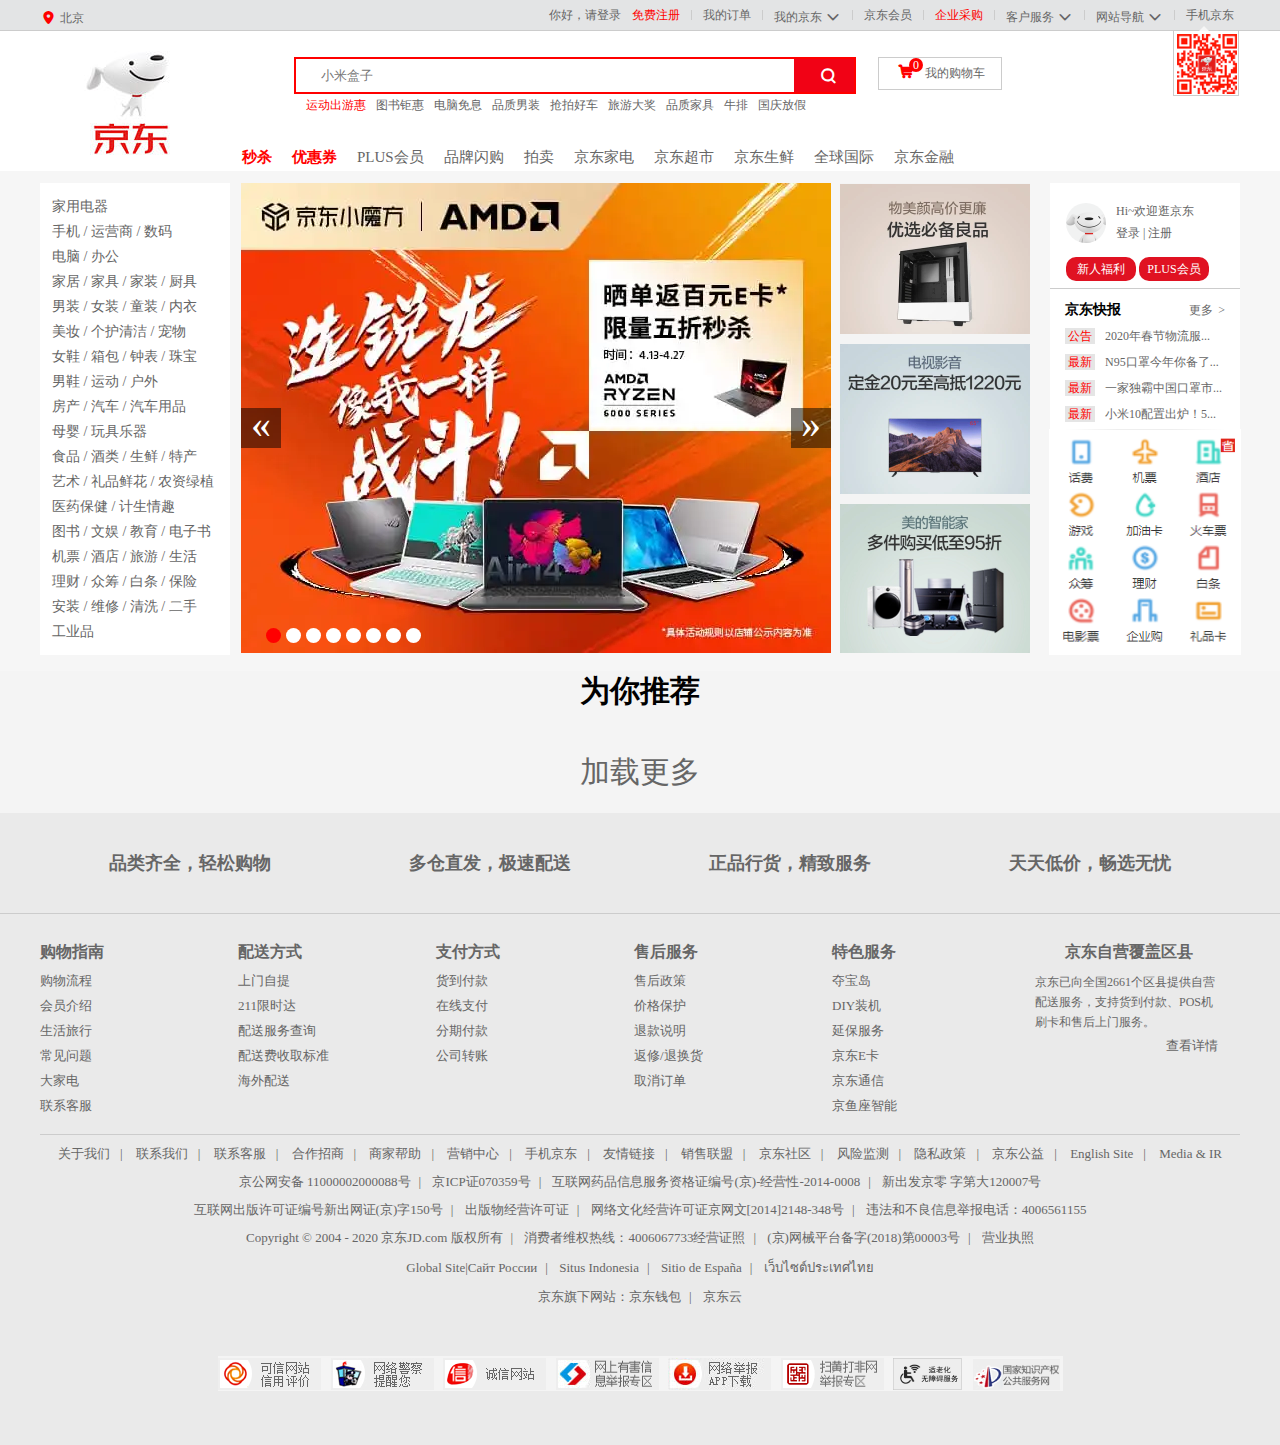
<file: index.html>
<!DOCTYPE html>
<html lang="en">

<head>
    <meta charset="UTF-8">
    <title>京东(JD.COM)-正品低价、品质保障、配送及时、轻松购物！</title>
    <meta name="description"
        content="京东JD.COM-专业的综合网上购物商城,销售家电、数码通讯、电脑、家居百货、服装服饰、母婴、图书、食品等数万个品牌优质商品.便捷、诚信的服务，为您提供愉悦的网上购物体验!" />
    <meta name="Keywords" content="网上购物,网上商城,手机,笔记本,电脑,MP3,CD,VCD,DV,相机,数码,配件,手表,存储卡,京东" />
    <link rel="icon" href="favicon.ico">
    <link rel="stylesheet" href="./css/base.css">
    <link rel="stylesheet" href="./css/header.css">
    <link rel="stylesheet" href="./css/footer.css">
    <link rel="stylesheet" href="./css/index.css">
    <link rel="stylesheet" href="./css/shangpin.css">
    <!--    引入图标字体-->
    <link rel="stylesheet" href="./iconfont/iconfont.css">
</head>

<body>

    <!--导航开始-->
    <div class="nav">
        <div class="w">
            <div class="l_nav">
                <b class="iconfont">&#xe6ec;</b>
                <a href="#">北京</a>
            </div>
            <div class="r_nav">
                <ul>
                    <li>
                        <a href="./login.html" class="main">你好，请登录</a>
                        <a href="#" style="color: red">免费注册</a>
                    </li>
                    <li class="line"></li>
                    <li>
                        <a href="#">我的订单</a>
                    </li>
                    <li class="line"></li>
                    <li class="my_jd">
                        <a href="#">我的京东</a>
                        <b class="iconfont">&#xe749;</b>
                    </li>
                    <div class="extra_1">
                        <div>
                            <ul class="ul_one">
                                <li>待处理订单</li>
                                <li>消息</li>
                                <li>返修退还获</li>
                                <li>我的问答</li>
                                <li>降价商品</li>
                                <li>我的关注</li>
                            </ul>
                        </div>
                        <div>
                            <ul class="ul_two">
                                <li>我的京豆</li>
                                <li>我的优惠卷</li>
                                <li>我的白条</li>
                                <li>我的理财</li>
                            </ul>
                        </div>
                    </div>
                    <li class="line"></li>
                    <li>
                        <a href="#">京东会员</a>
                    </li>
                    <li class="line"></li>
                    <li class="enterprise">
                        <a href="#" style="color: red">企业采购</a>
                    </li>
                    <div class="extra_2">
                        <div>
                            <ul>
                                <li>企业购</li>
                                <li>商用场景馆</li>
                                <li>工业品</li>
                                <li>丰客多商城</li>
                                <li>礼品卡</li>
                                <li>微型企业购</li>
                            </ul>
                        </div>
                    </div>
                    <li class="line"></li>
                    <li>
                        <a href="#">客户服务</a>
                        <b class="iconfont">&#xe749;</b>
                    </li>
                    <li class="line"></li>
                    <li>
                        <a href="#">网站导航</a>
                        <b class="iconfont">&#xe749;</b>
                    </li>
                    <li class="line"></li>
                    <li>
                        <a href="#">手机京东</a>
                        <span class="phone">
                            <s></s>
                            <img src="images/code.png" alt="">
                        </span>
                    </li>
                </ul>
            </div>
        </div>
    </div>
    <!--导航结束-->

    <!--搜索栏开始-->
    <div class="m_nav w">
        <div class="logo">
            <a href="#">京东</a>
        </div>
        <div class="search_box">
            <input type="text" class="search" placeholder="小米盒子" autofocus>
            <input type="button" class="btn">
            <b class="iconfont search_img">&#xe741;</b>
        </div>
        <div class="cart">
            <b class="iconfont">&#xe746;</b>
            <a href="#">我的购物车</a>
            <span>0</span>
        </div>
        <div class="hot_word">
            <ul>
                <li><a href="#" style="color: red">运动出游惠</a></li>
                <li><a href="#">图书钜惠</a></li>
                <li><a href="#">电脑免息</a></li>
                <li><a href="#">品质男装</a></li>
                <li><a href="#">抢拍好车</a></li>
                <li><a href="#">旅游大奖</a></li>
                <li><a href="#">品质家具</a></li>
                <li><a href="#">牛排</a></li>
                <li><a href="#">国庆放假</a></li>
            </ul>
        </div>
        <div class="nav_item ">
            <ul>
                <li>
                    <a href="#" style="color: red;font-weight: 700;">秒杀</a>
                </li>
                <li>
                    <a href="#" style="color: red;font-weight: 700;">优惠券</a>
                </li>
                <li>
                    <a href="#">PLUS会员</a>
                </li>
                <li>
                    <a href="#">品牌闪购</a>
                </li>
                <li>
                    <a href="#">拍卖</a>
                </li>
                <li>
                    <a href="#">京东家电</a>
                </li>
                <li>
                    <a href="#">京东超市</a>
                </li>
                <li>
                    <a href="#">京东生鲜</a>
                </li>
                <li>
                    <a href="#">全球国际</a>
                </li>
                <li>
                    <a href="#">京东金融</a>
                </li>
            </ul>
        </div>
    </div>
    <!--搜索栏结束-->
    <!--主体开始-->
    <div class="content">
        <div class="main_body w">
            <div class="banner">
                <div class="left_banner">
                    <ul>
                        <li>
                            <a href="#">家用电器</a>
                        </li>
                        <li>
                            <a href="#">手机 / 运营商 / 数码</a>
                        </li>
                        <li>
                            <a href="#">电脑 / 办公</a>
                        </li>
                        <li>
                            <a href="#">家居 / 家具 / 家装 / 厨具</a>
                        </li>
                        <li>
                            <a href="#">男装 / 女装 / 童装 / 内衣</a>
                        </li>
                        <li>
                            <a href="#">美妆 / 个护清洁 / 宠物</a>
                        </li>
                        <li>
                            <a href="#">女鞋 / 箱包 / 钟表 / 珠宝</a>
                        </li>
                        <li>
                            <a href="#">男鞋 / 运动 / 户外</a>
                        </li>
                        <li>
                            <a href="#">房产 / 汽车 / 汽车用品</a>
                        </li>
                        <li>
                            <a href="#">母婴 / 玩具乐器</a>
                        </li>
                        <li>
                            <a href="#">食品 / 酒类 / 生鲜 / 特产</a>
                        </li>
                        <li>
                            <a href="#">艺术 / 礼品鲜花 / 农资绿植</a>
                        </li>
                        <li>
                            <a href="#">医药保健 / 计生情趣</a>
                        </li>
                        <li>
                            <a href="#">图书 / 文娱 / 教育 / 电子书</a>
                        </li>
                        <li>
                            <a href="#">机票 / 酒店 / 旅游 / 生活</a>
                        </li>
                        <li>
                            <a href="#">理财 / 众筹 / 白条 / 保险</a>
                        </li>
                        <li>
                            <a href="#">安装 / 维修 / 清洗 / 二手</a>
                        </li>
                        <li>
                            <a href="#">工业品</a>
                        </li>
                    </ul>
                </div>
                <div class="middle_banner">
                    <div id="bannerzuo">
                        <ul>
                            <li class="huan">
                                <img src="./images/lb01.jpg">
                            </li>
                            <li>
                                <img src="./images/lb02.jpg">
                            </li>
                            <li>
                                <img src="./images/lb03.jpg">
                            </li>
                            <li>
                                <img src="./images/lb04.jpg">
                            </li>
                            <li>
                                <img src="./images/lb05.jpg">
                            </li>
                            <li>
                                <img src="./images/lb06.jpg" alt="">
                            </li>
                            <li>
                                <img src="./images/lb07.jpg" alt="">
                            </li>
                            <li>
                                <img src="./images/lb08.jpg" alt="">
                            </li>
                        </ul>
                        <ol>
                            <li class="huan"></li>
                            <li></li>
                            <li></li>
                            <li></li>
                            <li></li>
                            <li></li>
                            <li></li>
                            <li></li>
                        </ol>
                        <a href="javascript:;" id="zuo">&laquo;</a>
                        <a href="javascript:;" id="you">&raquo;</a>
                    </div>
                    <div class="banneryou">
                        <img src="./images/lbz1.png" alt="">
                    </div>
                </div>

                <div class="right_banner">
                    <div class="top_user">
                        <!-- 用户等录信息 -->
                        <div class="login_msg clearfix">
                            <a href="#" class="no_login">
                                <img src="./images/下载.png" alt="">
                            </a>
                            <div class="text">
                                <p>Hi~欢迎逛京东</p>
                                <p>
                                    <a href="#">登录</a><span>&nbsp;|</span>
                                    <a href="#">注册</a>
                                </p>
                            </div>
                        </div>
                        <!-- 按钮 -->
                        <div class="buttons">
                            <a href="#">新人福利</a>
                            <a href="#">PLUS会员</a>
                        </div>
                    </div>
                    <!--中间的公告-->
                    <div class="title">
                        <div class="top_title">
                            <span class="hot_title">京东快报</span>
                            <a href="#">更多
                                <span class="title_span">></span>
                            </a>
                        </div>
                        <div class="content_title">
                            <div class="public">
                                <a href="#" class="box">公告</a>
                                <a href="#">2020年春节物流服...</a>
                            </div>
                            <div class="public">
                                <a href="#" class="box">最新</a>
                                <a href="#">N95口罩今年你备了...</a>
                            </div>
                            <div class="public">
                                <a href="#" class="box">最新</a>
                                <a href="#">一家独霸中国口罩市...</a>
                            </div>
                            <div class="public">
                                <a href="#" class="box">最新</a>
                                <a href="#">小米10配置出炉！5...</a>
                            </div>
                        </div>
                    </div>
                    <div class="bottom_user">
                        <img src="./images/1111.png" alt="">
                    </div>
                </div>
            </div>
        </div>
    </div>
    <!--主体结束-->
    <div class="shangpin">
        <h1>为你推荐 </h1>
        <div class="center">
            <!-- <div class="shop">
                <img src="./images/shangpng01.jpg" alt="">
                <p class="spp">机械革命无界16 120HZ 16英寸2.5K全面屏轻薄办公学生笔记本电脑(12代英特尔酷睿i7-12700H 16G 512G 高色域)</p>
                <span class="spsp">￥5590.00</span>
                <strong>找相似</strong>
            </div> -->
        </div>
        <div class="more">加载更多</div>
    </div>
    <!--底部开始-->
    <div class="footer ">
        <div class="top_footer">
            <div class="w">
                <ul>
                    <li>
                        <b>多</b>
                        <span>品类齐全，轻松购物</span>
                    </li>
                    <li>
                        <b class="fast">快</b>
                        <span>多仓直发，极速配送</span>
                    </li>
                    <li>
                        <b class="good">好</b>
                        <span>正品行货，精致服务</span>
                    </li>
                    <li>
                        <b class="save">省</b>
                        <span>天天低价，畅选无忧</span>
                    </li>
                </ul>
            </div>
        </div>
        <div class="middle_footer  w">
            <dl>
                <dt>购物指南</dt>
                <dd>购物流程</dd>
                <dd>会员介绍</dd>
                <dd>生活旅行</dd>
                <dd>常见问题</dd>
                <dd>大家电</dd>
                <dd>联系客服</dd>
            </dl>
            <dl>
                <dt>配送方式</dt>
                <dd>上门自提</dd>
                <dd>211限时达</dd>
                <dd>配送服务查询</dd>
                <dd>配送费收取标准</dd>
                <dd>海外配送</dd>
            </dl>
            <dl>
                <dt>支付方式</dt>
                <dd>货到付款</dd>
                <dd>在线支付</dd>
                <dd>分期付款</dd>
                <dd>公司转账</dd>
            </dl>
            <dl>
                <dt>售后服务</dt>
                <dd>售后政策</dd>
                <dd>价格保护</dd>
                <dd>退款说明</dd>
                <dd>返修/退换货</dd>
                <dd>取消订单</dd>
            </dl>
            <dl>
                <dt>特色服务</dt>
                <dd>夺宝岛</dd>
                <dd>DIY装机</dd>
                <dd>延保服务</dd>
                <dd>京东E卡</dd>
                <dd>京东通信</dd>
                <dd>京鱼座智能</dd>
            </dl>
            <dl class="last-dl">
                <dt>京东自营覆盖区县</dt>
                <dd>
                    <p>京东已向全国2661个区县提供自营配送服务，支持货到付款、POS机刷卡和售后上门服务。</p>
                    <a href="#">查看详情</a>
                </dd>
            </dl>
        </div>
        <div class="bottom_footer">
            <p>
                <a href="#">关于我们</a><span>|</span>
                <a href="#">联系我们</a><span>|</span>
                <a href="#">联系客服</a><span>|</span>
                <a href="#">合作招商</a><span>|</span>
                <a href="#">商家帮助</a><span>|</span>
                <a href="#">营销中心</a><span>|</span>
                <a href="#">手机京东</a><span>|</span>
                <a href="#">友情链接</a><span>|</span>
                <a href="#">销售联盟</a><span>|</span>
                <a href="#">京东社区</a><span>|</span>
                <a href="#">风险监测</a><span>|</span>
                <a href="#">隐私政策</a><span>|</span>
                <a href="#">京东公益</a><span>|</span>
                <a href="#">English Site</a><span>|</span>
                <a href="#">Media & IR</a>
            </p>
            <p class="public">
                <a href="">京公网安备 11000002000088号</a><span>|</span>
                <a href="">京ICP证070359号</a><span>|</span>
                <a href="">互联网药品信息服务资格证编号(京)-经营性-2014-0008</a><span>|</span>
                <a href="">新出发京零 字第大120007号</a>
            </p>
            <p class="public">
                <a href="">互联网出版许可证编号新出网证(京)字150号</a><span>|</span>
                <a href="">出版物经营许可证</a><span>|</span>
                <a href="">网络文化经营许可证京网文[2014]2148-348号</a><span>|</span>
                <a href="">违法和不良信息举报电话：4006561155</a>
            </p>
            <p class="public">
                <a href="">Copyright © 2004 - 2020 京东JD.com 版权所有</a><span>|</span>
                <a href="">消费者维权热线：4006067733经营证照</a><span>|</span>
                <a href="">(京)网械平台备字(2018)第00003号</a><span>|</span>
                <a href="">营业执照</a>
            </p>
            <p class="public">
                <a href="">Global Site|Сайт России</a><span>|</span>
                <a href="">Situs Indonesia</a><span>|</span>
                <a href="">Sitio de España</a><span>|</span>
                <a href="">เว็บไซต์ประเทศไทย</a>
            </p>
            <p class="public">
                <a href="">京东旗下网站：京东钱包</a><span>|</span>
                <a href="">京东云</a>
            </p>
            <img src="./images/footer.png" alt="">
        </div>
    </div>
    <!--底部结束-->
    <script src="./js/轮播图.js"></script>
    <script src="./js/axios.js"></script>
    <script src="./js/shangpin.js"></script>


</body>

</html>
</file>
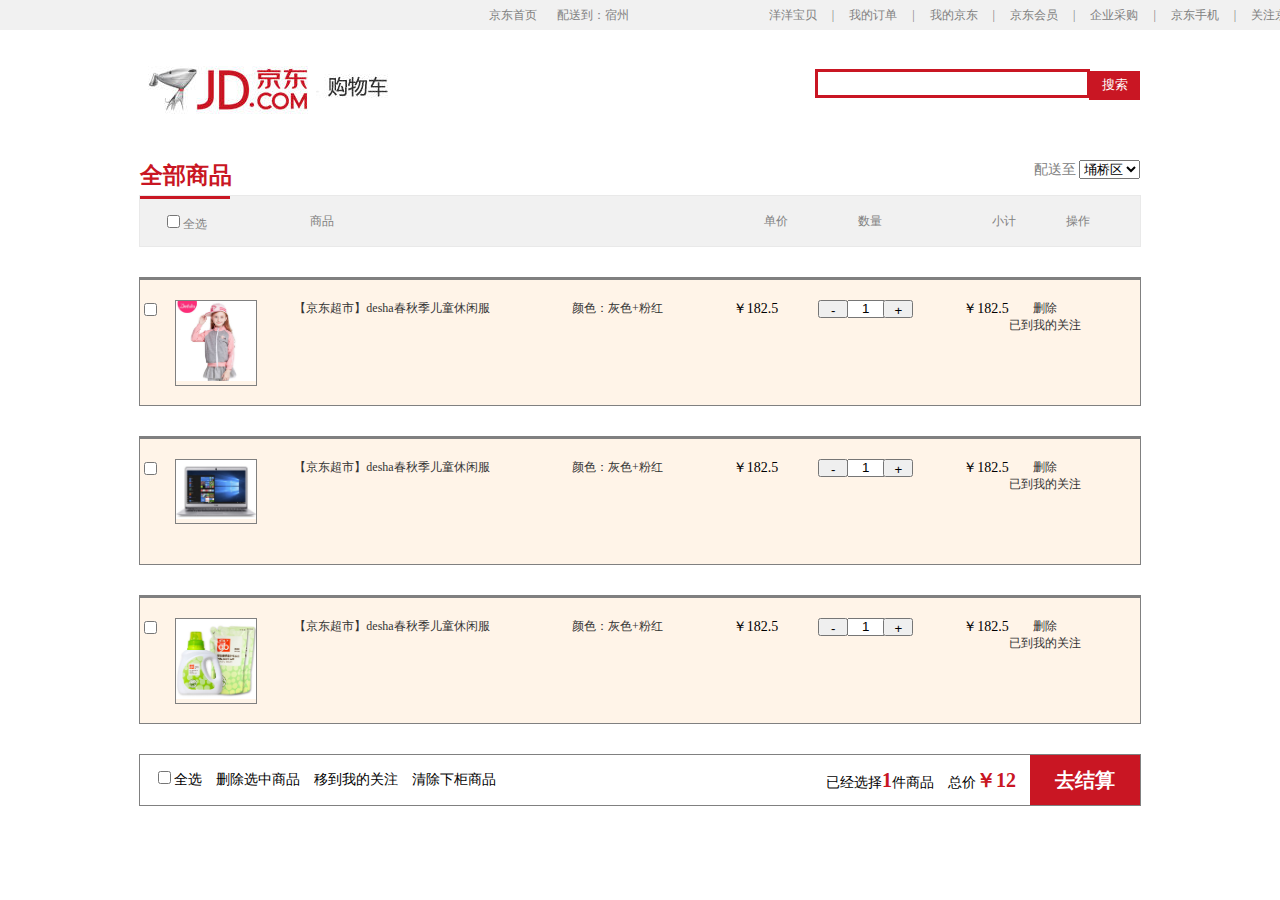
<file: buycar.html>
<!DOCTYPE html>
<html lang="en">

<head>
	<meta charset="UTF-8">
	<meta http-equiv="X-UA-Compatible" content="IE=edge">
	<meta name="viewport" content="width=device-width, initial-scale=1.0">
	<title>京东购物车</title>
	<link rel="stylesheet" type="text/css" href="css/buycar.css" />

</head>

<body>
	<!--导航开始-->
	<div class="nav">

		<div class="warp">
			<ul class="nav_ul1">
				<li><a href=""><i class="iconfont">&#xe6d3;</i></a></li>
				<li><a href="">京东首页</a></li>
				<li><a href="">配送到：宿州</a></li>
			</ul>

			<ul class="nav_ul2">
				<li><a href="">洋洋宝贝</a><span>|</span></li>
				<li><a href="">我的订单</a><span>|</span></li>
				<li><a href="">我的京东</a><span>|</span></li>
				<li><a href="">京东会员</a><span>|</span></li>
				<li><a href="">企业采购</a><span>|</span></li>
				<li><a href="">京东手机</a><span>|</span></li>
				<li><a href="">关注京东</a><span>|</span></li>
				<li><a href="">客户服务</a><span>|</span></li>
				<li><a href="">网站导航</a></li>
			</ul>
		</div>

	</div>
	<!--导航结束-->

	<!--搜索框开始-->
	<div class="search">
		<div class="warp">
			<img src="./images/logo.jpg" />

			<div class="search_div">
				<input type="text" class="search_text">
				<input type="button" value="搜索" class="search_but" />

			</div>
		</div>
	</div>
	<!--搜索框结束-->

	<!--标题开始	-->
	<div class="title warp">
		<h3>全部商品</h3>

		<div>
			<span id="">配送至</span>
			<select>
				<option>埇桥区</option>
				<option>灵璧县</option>
				<option>砀山县</option>
				<option>萧县</option>
			</select>
		</div>
	</div>

	<!--标题结束-->

	<!--显示菜单的开始 -->
	<!--warp令内容居中显示-->
	<div class="tips warp">
		<ui>
			<li><input type="checkbox">全选</li>
			<li>商品</li>
			<li>单价</li>
			<li>数量</li>
			<li>小计</li>
			<li>操作</li>
		</ui>
	</div>
	<!--显示菜单的结束-->

	<!--商品详情展示开始-->
	<div class="info warp">

		<ul>
			<li class="info_1"><input type="checkbox" /> </li>
			<li class="info_2"> <img src="./images/img1.jpg" width="80px" /> </li>
			<li class="info_3"><a>【京东超市】desha春秋季儿童休闲服</a></li>
			<li class="info_4"><a>颜色：灰色+粉红</a> </li>
			<li class="info_5">￥182.5</li>
			<li class="info_6">
				<button>-</button>
				<input type="text" name="" id="" value="1" />
				<button class="bot">+</button>

			</li>
			<li class="info_7">￥182.5</li>
			<li>
				<a>删除</a><br />
				<a>已到我的关注</a>
			</li>
		</ul>

	</div>

	<div class="info warp">

		<ul>
			<li class="info_1"><input type="checkbox" /> </li>
			<li class="info_2"> <img src="./images/img2.jpg" width="80px" /> </li>
			<li class="info_3"><a>【京东超市】desha春秋季儿童休闲服</a></li>
			<li class="info_4"><a>颜色：灰色+粉红</a> </li>
			<li class="info_5">￥182.5</li>
			<li class="info_6">
				<button>-</button>
				<input type="text" name="" id="" value="1" />
				<button class="bot">+</button>

			</li>
			<li class="info_7">￥182.5</li>
			<li>
				<a>删除</a><br />
				<a>已到我的关注</a>
			</li>
		</ul>

	</div>

	<div class="info warp">

		<ul>
			<li class="info_1"><input type="checkbox" /> </li>
			<li class="info_2"> <img src="./images/img3.jpg" width="80px" /> </li>
			<li class="info_3"><a>【京东超市】desha春秋季儿童休闲服</a></li>
			<li class="info_4"><a>颜色：灰色+粉红</a> </li>
			<li class="info_5">￥182.5</li>
			<li class="info_6">
				<button>-</button>
				<input type="text" name="" id="" value="1" />
				<button class="bot">+</button>

			</li>
			<li class="info_7">￥182.5</li>
			<li>
				<a>删除</a><br />
				<a>已到我的关注</a>
			</li>
		</ul>

	</div>
	<!--商品详情展示结束-->

	<!--结算窗口开始-->
	<div class="balance warp">
		<ul class="balance_ul1">
			<li><input type="checkbox">全选</li>
			<li>删除选中商品</li>
			<li>移到我的关注</li>
			<li>清除下柜商品</li>
		</ul>

		<ul class="balance_ul2">
			<li>已经选择<span>1</span>件商品</li>
			<li>总价<span>￥12</span></li>
			<li class="butt">去结算</li>
		</ul>
	</div>
	<!--结算窗口结束-->
</body>

</html>
</file>
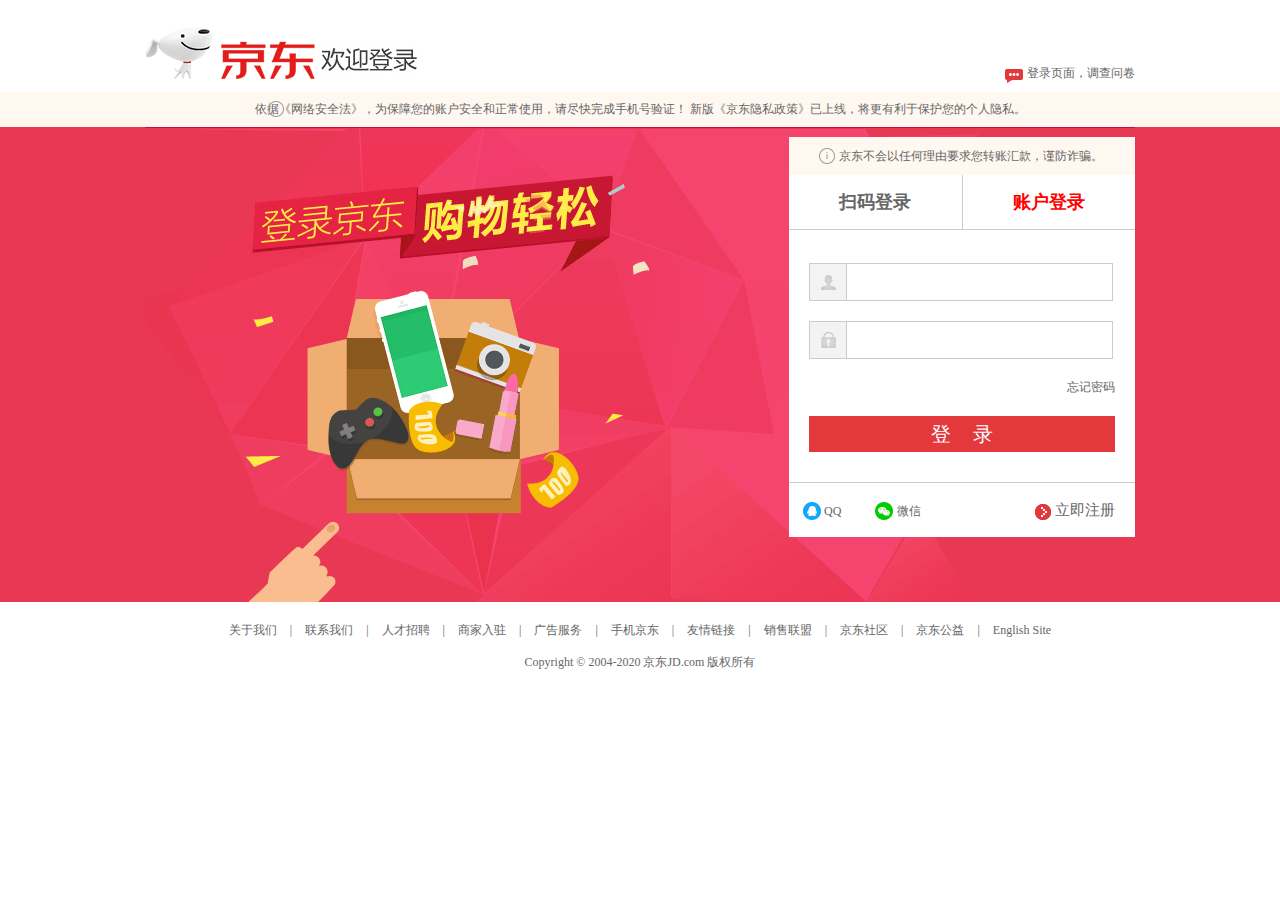
<file: login.html>
<!DOCTYPE html>
<html lang="en">
<head>
    <meta charset="UTF-8">
    <title>京东-欢迎登陆</title>
    <meta name="keywords" content="京东在线商城">
    <meta name="description" content="电商网站">
    <link rel="icon" href="favicon.ico">
    <link rel="stylesheet" href="./css/login.css">
    <link rel="stylesheet" href="./css/base.css">
</head>
<body>
<!--登录头部开始-->
<div class="login_w">
    <div class="l_login">
        <a href="#">京东首页</a>
        <b></b>
    </div>
    <div class="r_login">
        <a href="#">登录页面，调查问卷</a>
        <b></b>
    </div>
</div>
<!--登录头部结束-->

<!--主体开始-->
<div class="main_content">
    <div class="text">
        <b></b>
        <p>依据《网络安全法》，为保障您的账户安全和正常使用，请尽快完成手机号验证！ 新版《京东隐私政策》已上线，将更有利于保护您的个人隐私。</p>
    </div>
    <div class="login_w">
        <div class="form">
            <div class="form_text">
                <p>京东不会以任何理由要求您转账汇款，谨防诈骗。</p>
                <b></b>
            </div>
            <div class="top">
                <a href="#">扫码登录</a>
                <a href="#" class="one">账户登录</a>
            </div>
            <div class="middle">
                <div class="inputs">
                    <form action="#" method="post">
                        <!--用户名正则，4到16位（字母，数字，下划线，减号）-->
                        <label for="user"><input type="text" class="public user" id="user" pattern="/^[a-zA-Z0-9_-]{4,16}$/"></label>
                        <!--密码强度正则，最少6位，包括至少1个大写字母，1个小写字母，1个数字，1个特殊字符-->
                        <label for="pwd"><input type="password" class="public pwd" id="pwd" pattern="/^.*(?=.{6,})(?=.*\d)(?=.*[A-Z])(?=.*[a-z])(?=.*[!@#$%^&*? ]).*$/"></label>
                        <span class="user_img"></span>
                        <span class="pwd_img"></span>
                        <a href="#">忘记密码</a>
                        <input type="button" class="btn" id="button" value="登&nbsp;&nbsp;&nbsp;&nbsp;录">
                    </form>
                </div>
            </div>
            <div class="bottom">
                <a href="#" class="qq">
                    <b></b>QQ
                </a>
                <a href="#" class="wx">
                    <b></b>微信
                </a>
                <a href="#" class="register">
                    <b></b>立即注册
                </a>
            </div>
        </div>
    </div>
</div>
<!--主体结束-->

<!--尾部开始-->
<div class="footer">
    <p>
        <a href="#">关于我们 </a>|
        <a href="#">联系我们 </a>|
        <a href="#">人才招聘 </a>|
        <a href="#">商家入驻 </a>|
        <a href="#">广告服务 </a>|
        <a href="#">手机京东 </a>|
        <a href="#">友情链接 </a>|
        <a href="#">销售联盟 </a>|
        <a href="#">京东社区 </a>|
        <a href="#">京东公益 </a>|
        <a href="#">English Site</a>
    </p>
    <p class="copyright">Copyright © 2004-2020  京东JD.com 版权所有</p>
</div>
<!--尾部结束-->
</body>
</html>
</file>
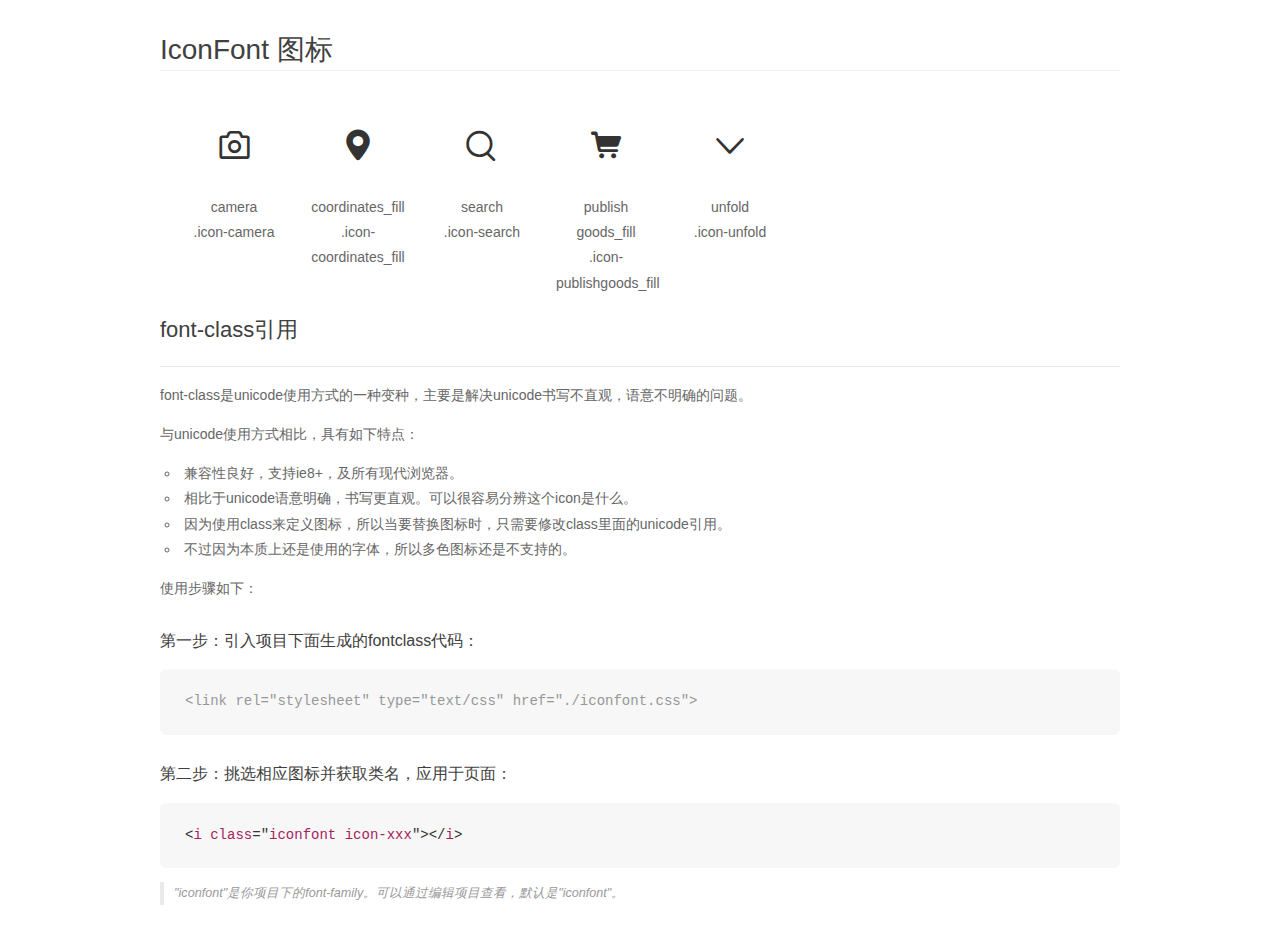
<file: iconfont/demo_fontclass.html>
<!DOCTYPE html>
<html>
<head>
    <meta charset="utf-8"/>
    <title>IconFont</title>
    <link rel="stylesheet" href="demo.css">
    <link rel="stylesheet" href="iconfont.css">
</head>
<body>
    <div class="main markdown">
        <h1>IconFont 图标</h1>
        <ul class="icon_lists clear">
            
                <li>
                <i class="icon iconfont icon-camera"></i>
                    <div class="name">camera</div>
                    <div class="fontclass">.icon-camera</div>
                </li>
            
                <li>
                <i class="icon iconfont icon-coordinates_fill"></i>
                    <div class="name">coordinates_fill</div>
                    <div class="fontclass">.icon-coordinates_fill</div>
                </li>
            
                <li>
                <i class="icon iconfont icon-search"></i>
                    <div class="name">search</div>
                    <div class="fontclass">.icon-search</div>
                </li>
            
                <li>
                <i class="icon iconfont icon-publishgoods_fill"></i>
                    <div class="name">publish goods_fill</div>
                    <div class="fontclass">.icon-publishgoods_fill</div>
                </li>
            
                <li>
                <i class="icon iconfont icon-unfold"></i>
                    <div class="name">unfold</div>
                    <div class="fontclass">.icon-unfold</div>
                </li>
            
        </ul>

        <h2 id="font-class-">font-class引用</h2>
        <hr>

        <p>font-class是unicode使用方式的一种变种，主要是解决unicode书写不直观，语意不明确的问题。</p>
        <p>与unicode使用方式相比，具有如下特点：</p>
        <ul>
        <li>兼容性良好，支持ie8+，及所有现代浏览器。</li>
        <li>相比于unicode语意明确，书写更直观。可以很容易分辨这个icon是什么。</li>
        <li>因为使用class来定义图标，所以当要替换图标时，只需要修改class里面的unicode引用。</li>
        <li>不过因为本质上还是使用的字体，所以多色图标还是不支持的。</li>
        </ul>
        <p>使用步骤如下：</p>
        <h3 id="-fontclass-">第一步：引入项目下面生成的fontclass代码：</h3>


        <pre><code class="lang-js hljs javascript"><span class="hljs-comment">&lt;link rel="stylesheet" type="text/css" href="./iconfont.css"&gt;</span></code></pre>
        <h3 id="-">第二步：挑选相应图标并获取类名，应用于页面：</h3>
        <pre><code class="lang-css hljs">&lt;<span class="hljs-selector-tag">i</span> <span class="hljs-selector-tag">class</span>="<span class="hljs-selector-tag">iconfont</span> <span class="hljs-selector-tag">icon-xxx</span>"&gt;&lt;/<span class="hljs-selector-tag">i</span>&gt;</code></pre>
        <blockquote>
        <p>"iconfont"是你项目下的font-family。可以通过编辑项目查看，默认是"iconfont"。</p>
        </blockquote>
    </div>
</body>
</html>
</file>
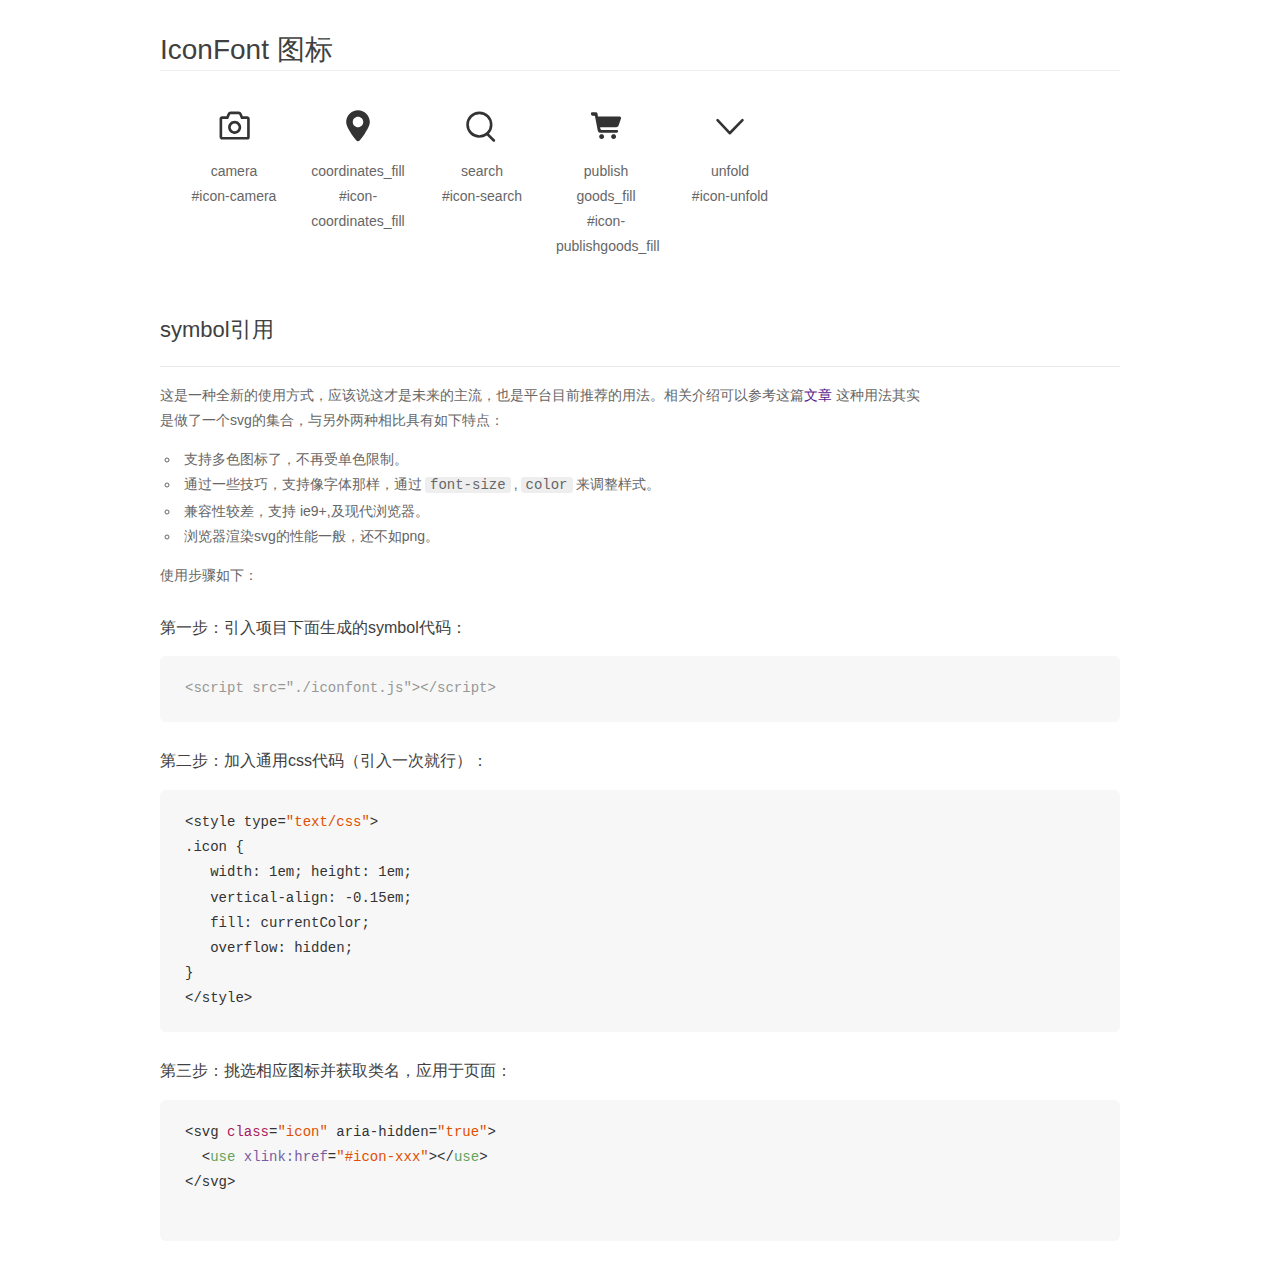
<file: iconfont/demo_symbol.html>
<!DOCTYPE html>
<html>
<head>
    <meta charset="utf-8"/>
    <title>IconFont</title>
    <link rel="stylesheet" href="demo.css">
    <script src="iconfont.js"></script>

    <style type="text/css">
        .icon {
          /* 通过设置 font-size 来改变图标大小 */
          width: 1em; height: 1em;
          /* 图标和文字相邻时，垂直对齐 */
          vertical-align: -0.15em;
          /* 通过设置 color 来改变 SVG 的颜色/fill */
          fill: currentColor;
          /* path 和 stroke 溢出 viewBox 部分在 IE 下会显示
             normalize.css 中也包含这行 */
          overflow: hidden;
        }

    </style>
</head>
<body>
    <div class="main markdown">
        <h1>IconFont 图标</h1>
        <ul class="icon_lists clear">
            
                <li>
                    <svg class="icon" aria-hidden="true">
                        <use xlink:href="#icon-camera"></use>
                    </svg>
                    <div class="name">camera</div>
                    <div class="fontclass">#icon-camera</div>
                </li>
            
                <li>
                    <svg class="icon" aria-hidden="true">
                        <use xlink:href="#icon-coordinates_fill"></use>
                    </svg>
                    <div class="name">coordinates_fill</div>
                    <div class="fontclass">#icon-coordinates_fill</div>
                </li>
            
                <li>
                    <svg class="icon" aria-hidden="true">
                        <use xlink:href="#icon-search"></use>
                    </svg>
                    <div class="name">search</div>
                    <div class="fontclass">#icon-search</div>
                </li>
            
                <li>
                    <svg class="icon" aria-hidden="true">
                        <use xlink:href="#icon-publishgoods_fill"></use>
                    </svg>
                    <div class="name">publish goods_fill</div>
                    <div class="fontclass">#icon-publishgoods_fill</div>
                </li>
            
                <li>
                    <svg class="icon" aria-hidden="true">
                        <use xlink:href="#icon-unfold"></use>
                    </svg>
                    <div class="name">unfold</div>
                    <div class="fontclass">#icon-unfold</div>
                </li>
            
        </ul>


        <h2 id="symbol-">symbol引用</h2>
        <hr>

        <p>这是一种全新的使用方式，应该说这才是未来的主流，也是平台目前推荐的用法。相关介绍可以参考这篇<a href="">文章</a>
        这种用法其实是做了一个svg的集合，与另外两种相比具有如下特点：</p>
        <ul>
          <li>支持多色图标了，不再受单色限制。</li>
          <li>通过一些技巧，支持像字体那样，通过<code>font-size</code>,<code>color</code>来调整样式。</li>
          <li>兼容性较差，支持 ie9+,及现代浏览器。</li>
          <li>浏览器渲染svg的性能一般，还不如png。</li>
        </ul>
        <p>使用步骤如下：</p>
        <h3 id="-symbol-">第一步：引入项目下面生成的symbol代码：</h3>
        <pre><code class="lang-js hljs javascript"><span class="hljs-comment">&lt;script src="./iconfont.js"&gt;&lt;/script&gt;</span></code></pre>
        <h3 id="-css-">第二步：加入通用css代码（引入一次就行）：</h3>
        <pre><code class="lang-js hljs javascript">&lt;style type=<span class="hljs-string">"text/css"</span>&gt;
.icon {
   width: <span class="hljs-number">1</span>em; height: <span class="hljs-number">1</span>em;
   vertical-align: <span class="hljs-number">-0.15</span>em;
   fill: currentColor;
   overflow: hidden;
}
&lt;<span class="hljs-regexp">/style&gt;</span></code></pre>
        <h3 id="-">第三步：挑选相应图标并获取类名，应用于页面：</h3>
        <pre><code class="lang-js hljs javascript">&lt;svg <span class="hljs-class"><span class="hljs-keyword">class</span></span>=<span class="hljs-string">"icon"</span> aria-hidden=<span class="hljs-string">"true"</span>&gt;<span class="xml"><span class="hljs-tag">
  &lt;<span class="hljs-name">use</span> <span class="hljs-attr">xlink:href</span>=<span class="hljs-string">"#icon-xxx"</span>&gt;</span><span class="hljs-tag">&lt;/<span class="hljs-name">use</span>&gt;</span>
</span>&lt;<span class="hljs-regexp">/svg&gt;
        </span></code></pre>
    </div>
</body>
</html>
</file>
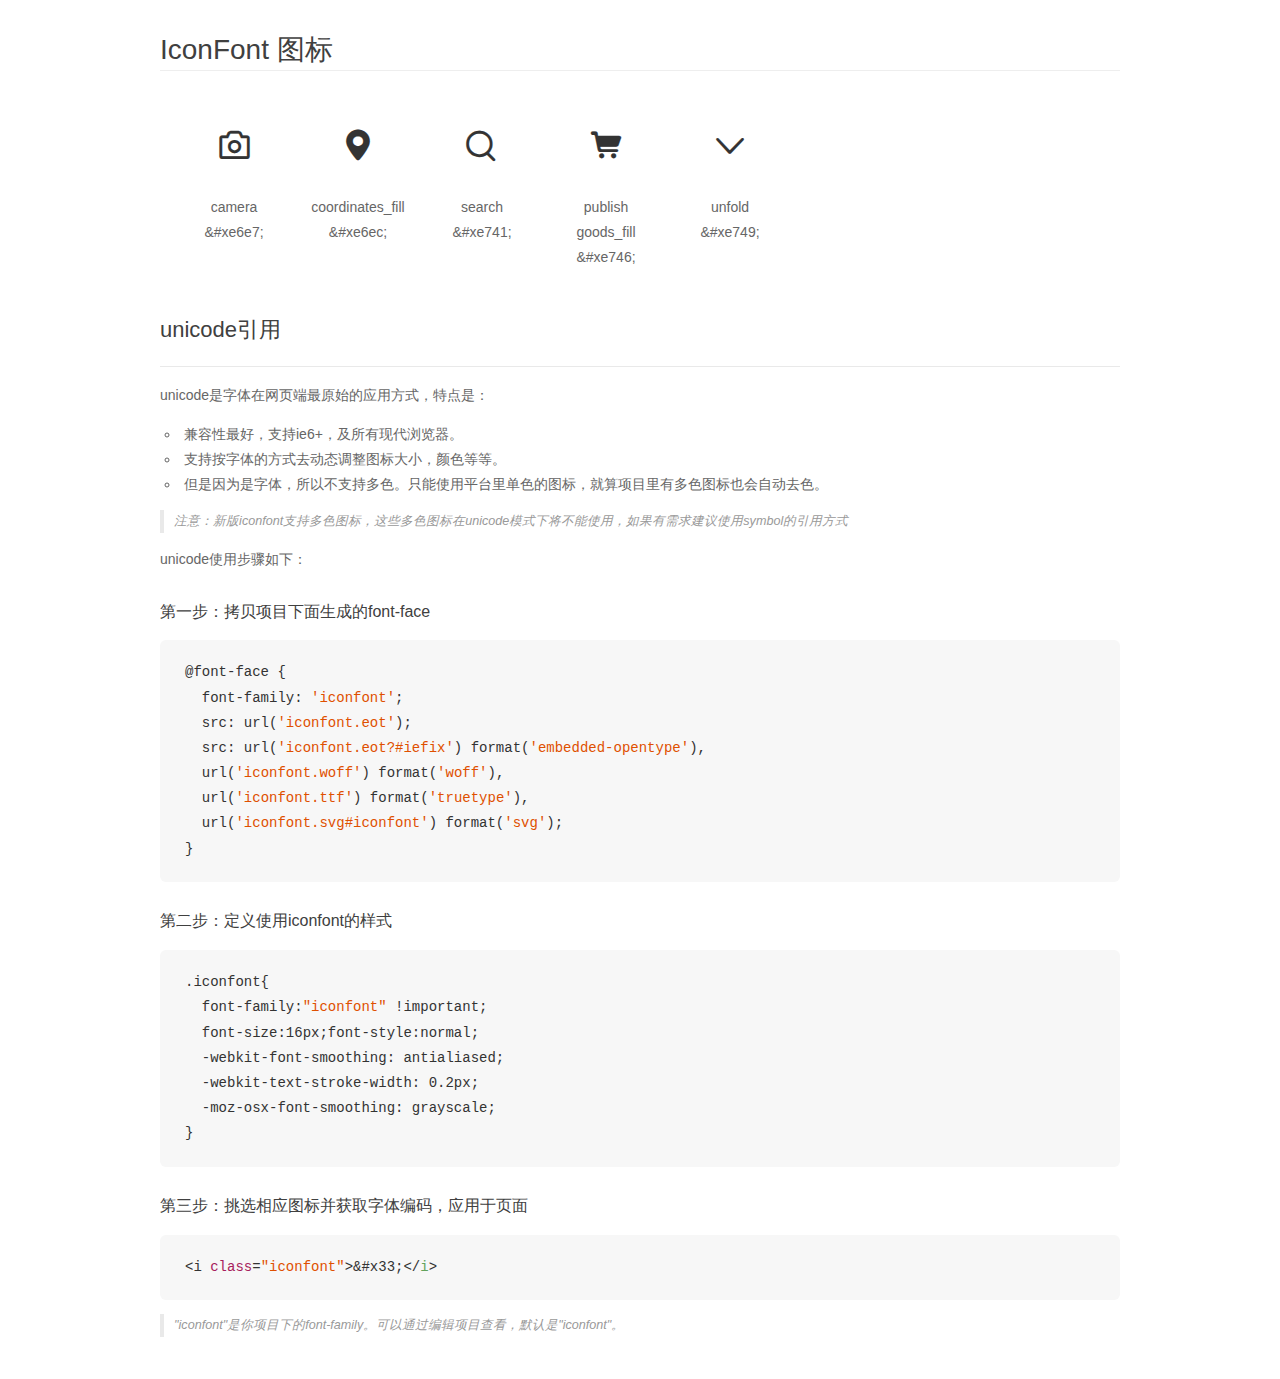
<file: iconfont/demo_unicode.html>
<!DOCTYPE html>
<html>
<head>
    <meta charset="utf-8"/>
    <title>IconFont</title>
    <link rel="stylesheet" href="demo.css">

    <style type="text/css">

        @font-face {font-family: "iconfont";
          src: url('iconfont.eot'); /* IE9*/
          src: url('iconfont.eot#iefix') format('embedded-opentype'), /* IE6-IE8 */
          url('iconfont.woff') format('woff'), /* chrome, firefox */
          url('iconfont.ttf') format('truetype'), /* chrome, firefox, opera, Safari, Android, iOS 4.2+*/
          url('iconfont.svg#iconfont') format('svg'); /* iOS 4.1- */
        }

        .iconfont {
          font-family:"iconfont" !important;
          font-size:16px;
          font-style:normal;
          -webkit-font-smoothing: antialiased;
          -webkit-text-stroke-width: 0.2px;
          -moz-osx-font-smoothing: grayscale;
        }

    </style>
</head>
<body>
    <div class="main markdown">
        <h1>IconFont 图标</h1>
        <ul class="icon_lists clear">
            
                <li>
                <i class="icon iconfont">&#xe6e7;</i>
                    <div class="name">camera</div>
                    <div class="code">&amp;#xe6e7;</div>
                </li>
            
                <li>
                <i class="icon iconfont">&#xe6ec;</i>
                    <div class="name">coordinates_fill</div>
                    <div class="code">&amp;#xe6ec;</div>
                </li>
            
                <li>
                <i class="icon iconfont">&#xe741;</i>
                    <div class="name">search</div>
                    <div class="code">&amp;#xe741;</div>
                </li>
            
                <li>
                <i class="icon iconfont">&#xe746;</i>
                    <div class="name">publish goods_fill</div>
                    <div class="code">&amp;#xe746;</div>
                </li>
            
                <li>
                <i class="icon iconfont">&#xe749;</i>
                    <div class="name">unfold</div>
                    <div class="code">&amp;#xe749;</div>
                </li>
            
        </ul>
        <h2 id="unicode-">unicode引用</h2>
        <hr>

        <p>unicode是字体在网页端最原始的应用方式，特点是：</p>
        <ul>
        <li>兼容性最好，支持ie6+，及所有现代浏览器。</li>
        <li>支持按字体的方式去动态调整图标大小，颜色等等。</li>
        <li>但是因为是字体，所以不支持多色。只能使用平台里单色的图标，就算项目里有多色图标也会自动去色。</li>
        </ul>
        <blockquote>
        <p>注意：新版iconfont支持多色图标，这些多色图标在unicode模式下将不能使用，如果有需求建议使用symbol的引用方式</p>
        </blockquote>
        <p>unicode使用步骤如下：</p>
        <h3 id="-font-face">第一步：拷贝项目下面生成的font-face</h3>
        <pre><code class="lang-js hljs javascript">@font-face {
  font-family: <span class="hljs-string">'iconfont'</span>;
  src: url(<span class="hljs-string">'iconfont.eot'</span>);
  src: url(<span class="hljs-string">'iconfont.eot?#iefix'</span>) format(<span class="hljs-string">'embedded-opentype'</span>),
  url(<span class="hljs-string">'iconfont.woff'</span>) format(<span class="hljs-string">'woff'</span>),
  url(<span class="hljs-string">'iconfont.ttf'</span>) format(<span class="hljs-string">'truetype'</span>),
  url(<span class="hljs-string">'iconfont.svg#iconfont'</span>) format(<span class="hljs-string">'svg'</span>);
}
</code></pre>
        <h3 id="-iconfont-">第二步：定义使用iconfont的样式</h3>
        <pre><code class="lang-js hljs javascript">.iconfont{
  font-family:<span class="hljs-string">"iconfont"</span> !important;
  font-size:<span class="hljs-number">16</span>px;font-style:normal;
  -webkit-font-smoothing: antialiased;
  -webkit-text-stroke-width: <span class="hljs-number">0.2</span>px;
  -moz-osx-font-smoothing: grayscale;
}
</code></pre>
        <h3 id="-">第三步：挑选相应图标并获取字体编码，应用于页面</h3>
        <pre><code class="lang-js hljs javascript">&lt;i <span class="hljs-class"><span class="hljs-keyword">class</span></span>=<span class="hljs-string">"iconfont"</span>&gt;&amp;#x33;<span class="xml"><span class="hljs-tag">&lt;/<span class="hljs-name">i</span>&gt;</span></span></code></pre>

        <blockquote>
        <p>"iconfont"是你项目下的font-family。可以通过编辑项目查看，默认是"iconfont"。</p>
        </blockquote>
    </div>


</body>
</html>
</file>
<file: css/base.css>
p,h1,h2,h3,h4,h5,h6,ul,li,ol,dl,dd,dt,body{
    margin: 0;
    padding: 0;
    font-size: 12px;
    font-family: "微软雅黑";
    color: #666666;
    list-style: none;
}
img,input{
    outline-style: none;
    padding: 0;
    margin: 0;
    border: none;
    vertical-align: middle;
}
.clearfix::after{
    content: "";
    height: 0px;
    line-height: 0px;
    clear: both;
    visibility: hidden;
    display: block;
}
.clearfix{
    *zoom:1;
}
a{
    text-decoration: none;
    color: #666666;
}
a:hover{
    color:#e4393c;
}
/*登录的版心*/
.login_w{
    width: 990px;
    margin: 0 auto;
}
/*首页的版心*/
.w{
    width: 1200px;
    margin: 0 auto;
}
</file>
<file: css/header.css>
.nav {
  height: 30px;
  border-bottom: 1px solid #ccc;
  background-color: #e3e4e5;
  position: relative;
}

.nav .w {
  color: #c6ad99;
}

.l_nav {
  line-height: 31px;
  float: left;
}

.l_nav b {
  position: relative;
  top: 2px;
  color: red;
  font-size: 17px;
}

.r_nav {
  float: right;
  line-height: 30px;
}

.r_nav a.main {
  margin-right: 8px;
}

.r_nav li {
  float: left;
  padding: 0 6px;
  position: relative;
  box-sizing: border-box;
}

.r_nav li b {
  position: relative;
  top: 2px;
}

.r_nav .line {
  padding: 0;
  width: 1px;
  height: 10px;
  background-color: #ccc;
  margin: 10px 5px 0 5px;
}

.r_nav .phone {
  display: block;
  width: 66px;
  height: 66px;
  border: 1px solid #ccc;
  padding: 3px;
  box-sizing: border-box;
  position: absolute;
  left: -7px;
}

.r_nav .phone img {
  width: 60px;
  height: 60px;
}

.r_nav .phone s {
  width: 0;
  height: 0;
  display: block;
  border-left: 5px solid transparent;
  border-right: 5px solid transparent;
  border-top: 5px solid transparent;
  border-bottom: 5px solid #f6f6f6;
  position: absolute;
  left: 25px;
  top: -10px;
}

.m_nav {
  height: 140px;
  position: relative;
}

.m_nav .logo {
  float: left;
}

.m_nav .logo a {
  width: 190px;
  height: 140px;
  display: block;
  background: url("../images/logo.v3.jpg") no-repeat -50px -12px;
  text-indent: -2000em;
}

.search_box {
  float: left;
  border: 2px solid red;
  margin-left: 20px;
  margin-top: 25px;
  position: relative;
}

.search_box .search {
  width: 498px;
  height: 33px;
  padding-left: 25px;
  box-sizing: border-box;
  float: left;
}

.search_box .btn {
  width: 60px;
  height: 33px;
  background-color: #f10215;
  float: left;
}

.search_box .search_img {
  position: absolute;
  right: 15px;
  top: 5px;
  font-size: 20px;
  color: #fff;
}

.cart {
  float: left;
  width: 122px;
  height: 31px;
  border: 1px solid #ccc;
  line-height: 24px;
  text-align: center;
  background-color: #fff;
  margin-top: 25px;
  margin-left: 22px;
  position: relative;
}

.cart a {
  padding-left: 6px;
}

.cart b {
  font-size: 20px;
  color: red;
  position: relative;
  top: 2px;
}

.cart span {
  width: 14px;
  height: 14px;
  line-height: 14px;
  background-color: red;
  text-align: center;
  color: #fff;
  border-radius: 50%;
  display: block;
  position: absolute;
  right: 78px;
  top: 0;
}

.hot_word ul {
  float: left;
  margin-left: -696px;
  margin-top: 65px;
}

.hot_word li {
  float: left;
  margin-right: 10px;
}

.nav_item {
  float: left;
  margin-left: -42px;
  margin-top: 54px;
}

.nav_item ul {
  float: left;
}

.nav_item li {
  float: left;
  font-size: 15px;
}

.nav_item a {
  padding: 0 10px;
}

.r_nav .extra_1 {
  width: 280px;
  height: 160px;
  background-color: #ffffff;
  border: 1px solid #cccccc;
  border-top: none;
  position: absolute;
  z-index: 20;
  top: 31px;
  left: 57.9%;
  display: none;
}

.r_nav .extra_1 ul, li {
  float: left;
}

.r_nav .extra_1 .ul_one {
  border-bottom: 1px solid #f1f1f1;
}

.r_nav .extra_1 li {
  box-sizing: border-box;
  width: 129px;
  padding-left: 14px;
  padding-top: 0;
}

.extra_2 ul li:nth-child(-n+2) {
  padding-top: 16px;
}

.r_nav .extra_1 ul li:nth-last-child(-n+2) {
  padding-bottom: 3px;
}


.extra_2 ul li:nth-last-child(-n+2) {
  padding-bottom: 16px;
}

.extra_2 ul, li {
  float: left;
}

.extra_2 {
  width: 155px;
  height: 92px;
  background-color: #ffffff;
  border: 1px solid #cccccc;
  border-top: none;
  position: absolute;
  z-index: 20;
  top: 31px;
  left: 68.45%;
  display: none;
}

.extra_2 li {
  box-sizing: border-box;
  width: 69px;
  padding-left: 14px;
}

.extra_2 li:nth-child(even) {
  padding-left: 0;
}

.nav .r_nav .my_jd {
  height: 31px;
}

.nav .r_nav .my_jd:hover + .extra_1 {
  display: block;
}


.nav .r_nav .my_jd:hover {
    box-sizing: border-box;
  background-color: #fff;
}

.nav .r_nav .enterprise:hover + .extra_2 {
  display: block;
}

.nav .r_nav .enterprise:hover {
  background-color: #fff;
}
</file>
<file: css/footer.css>
.footer{
    /* margin-top: 100px; */
    background-color: #eaeaea;
}
.top_footer{
    height: 100px;
    border-bottom: 1px solid #ccc;
}
.top_footer ul{
    display: flex;
}
.top_footer li{
    flex: 1;
    height: 100px;
    line-height: 100px;
    text-align: center;
    font-size: 18px;
    font-weight: 700;
    position: relative;
}
.top_footer b{
    width: 36px;
    height: 42px;
    line-height: 42px;
    display: block;
    /* background: url("../image/ico_service.png") no-repeat; */
    position: absolute;
    top: 30px;
    left: 25px;
    text-indent: -2000em;
}
.top_footer .fast {
    background-position: 0px -42px;
}
.top_footer .good {
    background-position: 0px -85px;
}
.top_footer .save {
    background-position: 0px bottom;
}
.middle_footer {
    height: 220px;
    border-bottom: 1px solid #ccc;
}
.middle_footer dl {
    float: left;
    width: 198px;
    margin-top: 28px;
}
.middle_footer dt {
    height: 30px;
    font-size: 16px;
    font-weight: 700;
}
.middle_footer dd {
    height: 25px;
    font-size: 13px;
}

.middle_footer .last-dl {
    height: 147px;
    /* background: url("../image/ico_footer.png") no-repeat; */
}

.middle_footer .last-dl dt {
    text-align: center;
}

.middle_footer .last-dl p {
    padding: 0 5px;
    line-height: 20px;
}

.middle_footer .last-dl a {
    float: right;
    margin-right: 10px;
    margin-top: 5px;
}
.bottom_footer {
    height: 300px;
    padding-top: 10px;
    text-align: center;
}
.bottom_footer p{
    font-size: 13px;
}
.bottom_footer span {
    margin: 0 10px;
}
.bottom_footer .public {
    margin-top: 10px;
}
.bottom_footer .public span{
    margin: 0 8px;
}
.bottom_footer img{
    width: 845px;
    height: 35px;
    margin-top: 50px;
}
</file>
<file: css/index.css>
.main_body  .banner  {
    height: 500px;
}
.content{
    background-color: #f6f6f6;
}
.left_banner {
    float: left;
    width: 190px;
    height: 472px;
    background-color: #fff;
    padding-top: 11px;
    box-sizing: border-box;
    margin-top: 12px;
}
.left_banner li {
    height: 25px;
    line-height: 25px;
    padding-left: 12px;
    font-size: 14px;
}
.left_banner li:hover {
    /* background-color: rgba(0,0,0,.5); */
    background-color: rgb(223,223,223);
}
.left_banner a:hover{
    color: red;
}
.middle_banner {
    float: left;
    width: 789px;
    height: 472px;
    margin-top: 12px;
    margin-left: 11px;
}
#bannerzuo{
    width: 590px;
    height: 470px;
    float: left;
}
 .banneryou{
    width: 190px;
    height: 470px;
    float: right;
}
 #bannerzuo{
    overflow: hidden;
    position: relative;
}

 #bannerzuo ul li{
    opacity: 0;
    position: absolute;
    left: 0;
    top: 0;
    z-index: 0;
    transition: opacity 1.5s;
}
 #bannerzuo ul li.huan{
    z-index: 5;
    opacity: 1;
}
#bannerzuo ol{
    position: absolute;
    left: 20px;
    z-index: 6;
    bottom: 10px;
}
#bannerzuo ol  li{
    width: 15px;
    height: 15px;
    background: #fff;
    margin-left: 5px;
    float: left;
    line-height: 20px;
    text-align: center;
    cursor: pointer;
    border-radius: 50%;
}
#bannerzuo ol  li.huan{
    background: red;
    color: #fff;
}
#bannerzuo>a{
    text-decoration: none;
    position: absolute;
    top: 50%;
    margin-top: -10px;
    height: 40px;
    line-height: 32px;
    text-align: center;
    width: 40px;
    font-size: 40px;
    vertical-align: middle;
    color: #fff;
    background: rgba(0, 0, 0, 0.5);
    z-index: 6;
    /* border-radius: 40%; */
    overflow: hidden;
}
#zuo{
    left: 0px;
}
#you{
    right: 0px;
}










.right_banner {
    margin-top: 12px;
    float: right;
    height: 472px;
    width: 190px;
    background-color: #fff;
}
.top_user {
    height: 106px;
    border-bottom: 1px solid #ccc;
    padding: 20px 16px 0px 16px;
    box-sizing: border-box;
}
.top_user .no_login{
    width: 40px;
    height: 40px;
    display: block;
    border-radius: 50%;
    float: left;
}
.top_user .no_login  img {
    width: 100%;
    height: 100%;
    border-radius: 50%;
}
.top_user .text {
    float: left;
    margin-left: 10px;
}
.top_user .text p {
    margin-bottom: 5px;
}
.buttons a {
    width: 70px;
    height: 24px;
    display: inline-block;
    color: #fff;
    text-align: center;
    line-height: 24px;
    background-color: #e01222;
    margin-top: 10px;
    border-radius: 10px;
}
.right_banner .title{
    height: 132px;
    padding: 0px 15px;
}
.right_banner .title .top_title{
    margin-top: 8px;
    height: 26px;
    line-height: 26px;
}
.right_banner .title .top_title .hot_title{
    font-size: 14px;
    font-weight: 700;
    color: #000000;
}
.right_banner .title  .title_span{
    float: right;
    padding-left: 5px;
    font-family: "黑体";
 }
.right_banner .title .top_title a{
    float: right;
}
.title .content_title .public{
    height: 20px;
    line-height: 20px;
    margin-bottom: 6px;
}
.title .content_title .public a:first-child{
    display: inline-block;
    height: 16px;
    line-height: 16px;
    width: 30px;
    margin-top: 5px;
    text-align: center;
    background-color: rgba(0,0,0,.1);
    margin-right: 7px;
    color: red;
}
.right_banner .bottom_user{
    margin-left: -1px;
}
.right_banner .bottom_user img{
    width: 192px;
    height: 226px;
}
</file>
<file: css/shangpin.css>
.shangpin{
    background-color: rgb(244,244,244);
}

.shangpin>h1{
    font-size: 2.5em;
    text-align: center;
    margin: 0 auto;
    /* margin-top: 20px; */
    margin-bottom: 20px;
    color: black;
}
.shangpin .center{
    width: 1200px;
    margin: 0 auto;
    height: 100%;
    background-color: white;
}

.shangpin .center .shop{
    width: 230px;
    height: 330px;
    border: 1px solid gray;
    margin-top: 10px;
}
.shangpin .center .shop img{
    display: block;
    margin: 0 auto;
    margin-bottom: 20px;
    padding-top: 20px;
    width: 150px;
    height: 150px;
}
.shangpin .center .shop p{
    width: 190px;
    height: 50px;
    padding: 0px 10px;
    overflow: hidden;
    text-overflow: ellipsis;
    display: -webkit-box;
    -webkit-line-clamp: 3;
    -webkit-box-orient: vertical;
}
.shangpin .center .shop span{
    margin: 10px 10px;
    font-size: 24px;
    color: red;
    display: block;
}

.shangpin .center .shop strong{
    text-align: center;
    width: 120px;
    margin: 0 auto;
    display: block;
    font-size: 16px;
    border: 1px solid gray;
    border-radius: 40%;
    display: none;
}
.shangpin .center .shop:hover strong{
    display: block;
}
.shangpin .center {
    display: flex;
    justify-content: space-around;
    flex-wrap: wrap;
}

.shangpin .more{
    font-size: 2.5em;
    text-align: center;
    width: 200px;
    margin: 0 auto;
    margin-top: 20px;
    padding-bottom: 20px;
}
</file>
<file: iconfont/iconfont.css>
@font-face {font-family: "iconfont";
  src: url('iconfont.eot?t=1507766800660'); /* IE9*/
  src: url('iconfont.eot?t=1507766800660#iefix') format('embedded-opentype'), /* IE6-IE8 */
  url('[data-uri]') format('woff'),
  url('iconfont.ttf?t=1507766800660') format('truetype'), /* chrome, firefox, opera, Safari, Android, iOS 4.2+*/
  url('iconfont.svg?t=1507766800660#iconfont') format('svg'); /* iOS 4.1- */
}

.iconfont {
  font-family:"iconfont" !important;
  font-size:16px;
  font-style:normal;
  -webkit-font-smoothing: antialiased;
  -moz-osx-font-smoothing: grayscale;
}

.icon-camera:before { content: "\e6e7"; }

.icon-coordinates_fill:before { content: "\e6ec"; }

.icon-search:before { content: "\e741"; }

.icon-publishgoods_fill:before { content: "\e746"; }

.icon-unfold:before { content: "\e749"; }
</file>
<file: css/buycar.css>
/*导航栏开始*/

body,div,h1,h2,h3,h4,h5,h6,li,ol,ul{margin: 0px; padding: 0px;}
body{text-align: center;font-size:14px;}
a{text-decoration: none;}
li{list-style: none;}
.nav{
	width:1920px ;
	height:30px;
	background-color: #f1f1f1;
}
.warp{
	width: 1000px;
	margin: 0px auto;
}
.nav_ul1,.nav_ul2 li{
	float: left;
}
.nav_ul1 li{
	float: left;
	line-height: 30px;
	margin-right: 20px;
}

.nav_ul1 a,.nav_ul2 a,.nav_ul2 span{	
	font-size: 12px;
	color: gray;
	
}

.nav_ul2{
	float: right;
}

.nav_ul2 li,.nav_ul2 span{
	line-height: 30px;
	margin-left: 15px;
	
}
.nav a:hover{	
	color: red;
}
/*导航栏结束*/


/*搜索框开始*/
.search{
	margin: 20px;
}

.search img{
	/*清除之前冲突样式  重点*/
	clear: both;
	float: left;
}

.search_div{
	float: right;
	margin-top: 20px;
}

.search_text{
	width: 265px;
	height: 21px;
	border: 3px solid #C91623;
	
	position: relative;
	left: 4px;
	top: -1px;
}	

.search_but{
	width: 51px;
	height: 29px;
	background-color: #C91623;
	border: 0px;
	color: #FFFFFF;
}

/*搜索框结束*/

/*标题开始*/
.title{
	margin-top: 130px;
}

.title h3{
	float: left;
	font-size: 23px;
	color: #C91623;
}

.title div{
	float: right;
	font-size: 14px;
	color: gray;
}
/*标题结束*/

/*显示菜单的开始*/
.tips{
	width: 1000px;
	height: 50px;
	background-color: #F1F1F1;
	margin-top: 165px;
	
	border: 1px solid #E9E9E9;
}

.tips li{
	float: left;
	
	line-height: 50px;
	font-size: 12px;
	color: gray;
}
/*border-top：加上边框加*/
.tips li:nth-child(1){width:90px; border-top: 3px solid #c91623; }

.tips li:nth-child(2){margin-left: 80px; }

.tips li:nth-child(3){margin-left: 430px; }

.tips li:nth-child(4){margin-left: 70px; }

.tips li:nth-child(5){margin-left: 110px; }

.tips li:nth-child(6){margin-left: 50px; }
/*显示菜单的结束*/


/*商品详情展示开始*/
.info{
	 width: 1000px; 
	 height: 125px;
	 background-color: #fff4e8;

	 border: 1px  solid gray; 
	 margin-top: 30px;
	 /*上边框，对原来边框的约定进行覆盖*/
 	 border-top: 3px solid  gray;
}

.info li{
	  float:  left;	
	  margin-top: 20px;
}

.info a{
	font-size: 12px;
	color: #333333;
}

.info_2{
	margin-left: 15px;
	border: 1px  solid gray;
}

.info_3{ 
	  width: 270px; 
	  height: 20px;
}

.info_4{
	 margin-left: 45px;
	
}

.info_5{
	margin-left: 70px;
	
}

.info_6{
	 margin-left: 40px;
}

.info_6 input{	
	width: 30px;
	height: 12px;
	text-align: center;
	
	position: relative;
	top: -2px;
	left: -5px;
	
}

.info_6 button{	
	 width: 30px; 
	 height: 18px;
}

.bot{
	 position: relative;
	left: -10px;
}

.info_7{
	
	 margin-left: 40px;
}
/*商品详情展示结束*/

/*结算窗口开始*/
.balance{
	width: 1000px;
	height: 50px;
	
	border: 1px solid gray;
	margin-top: 30px;
}

.balance_ul1 li,.balance_ul2 li{
	float: left;
	line-height: 50px;
	margin-left: 14px;
}

.balance_ul2{
	float: right;

}

.butt{

	width: 110px;
	height: 50px;
	background-color: #C91623;
	
	border: 0px;
	font-size: 20px;
	font-weight: bold;
	color: #FFFFFF;
}

.balance_ul2 span{
	font-size:20px ;
	font-weight: bold;
	color: #C91623;
}
/*结算窗口结束*/
</file>
<file: css/login.css>
.login_w{
    background-color: white;
    height: 92px;
}
.l_login{
    float: left;
    padding-top: 22px;
}
.r_login{
    float: right;
    padding-top: 65px;
    position: relative;
}
.r_login b{
    width: 18px;
    height: 14px;
    display: block;
    background: url("../images/q-icon.png") no-repeat;
    position: absolute;
    left: -22px;
    bottom: -1px;
}
.l_login a{
    width: 170px;
    height: 60px;
    display: inline-block;
    background: url("../images/logo-201305-b.png") no-repeat;
    text-indent: -2000px;
    vertical-align: bottom;
}
.l_login b{
    width: 110px;
    height: 40px;
    display: inline-block;
    background: url("../images/l-icon.png") no-repeat;
    vertical-align: bottom;
}
.text{
    height: 35px;
    background-color: #fff8f0;
    line-height: 35px;
    text-align: center;
    position: relative;
}
.text b{
    display: inline-block;
    width: 16px;
    height: 16px;
    background: url("../images/icon-tips.png") no-repeat;
    position: absolute;
    left: 268px;
    top: 9px;
}
.main_content{
    width: 100%;
    height: 510px;
    background-color: #e93854;
}
.main_content .login_w{
    height: 475px;
    background: url("../images/登录背景.png") no-repeat;
}
.main_content .form{
    width: 346px;
    height: 400px;
    box-sizing: border-box;
    background-color: #fff;
    float: right;
    margin-top: 10px;
}
.main_content .form_text{
    height: 38px;
    background-color: #fff8f0;
    line-height: 38px;
    padding-left: 50px;
    position: relative;
}
.main_content .form_text b{
    display: block;
    width: 16px;
    height: 16px;
    background: url("../images/icon-tips.png") no-repeat;
    position: absolute;
    top: 11px;
    left: 30px;
}
.main_content .top{
    height: 54px;
    line-height: 54px;
    display: flex;
    border-bottom: 1px solid #ccc;
    text-align: center;
}
.main_content .top a{
    flex: 1;
    font-size: 18px;
    font-weight: 700;
    border-right: 1px solid #ccc;
}
.main_content .top .one{
    border-right: none;
    color: red;
}
.form .middle{
    padding-top: 33px;
    padding-left: 20px;
    padding-right: 20px;
}
.form .middle .public{
    width: 304px;
    height: 38px;
    border: 1px solid #ccc;
    margin-bottom: 20px;
    padding-left: 50px;
    box-sizing: border-box;
}
.form  .inputs {
    position: relative;
}
.form .middle  span {
    display: block;
    width: 36px;
    height: 36px;
    border-right: 1px solid #ccc;
    background-color: #f3f3f3;
    position: absolute;
}
.form .middle  .user_img {
    top: 1px;
    left: 1px;
    background: url("../images/pwd-icons-new.png") no-repeat;
}
.form .middle .pwd_img {
    top: 59px;
    left: 1px;
    background: url("../images/pwd-icons-new.png") no-repeat -48px 0px;
}
.inputs a {
    float: right;
}
.inputs .btn {
    width: 100%;
    height: 36px;
    background-color: #e4393c;
    color: #fff;
    margin-top: 20px;
    font-size: 20px;
    text-align: center;
}
.bottom {
    margin-top: 30px;
    border-top: 1px solid #ccc;
    height: 55px;
    line-height: 55px;
    color: #cccccc;
}
.qq,.wx{
    display: inline-block;
    width: 70px;
    height: 55px;
    padding-left: 35px;
    box-sizing: border-box;
}
.bottom a {
    position: relative;
}
.qq b {
    width: 19px;
    height: 18px;
    display: block;
    background: url("../images/QQ-weixin.png") no-repeat;
    position: absolute;
    top: 18px;
    left: 13px;
}
.wx b{
    width: 19px;
    height: 18px;
    display: block;
    background: url("../images/QQ-weixin.png") no-repeat right;
    position: absolute;
    top: 18px;
    left: 13px;
}
.bottom .register{
    margin-left: 120px;
    font-size: 15px;
}
.bottom .register b{
    width: 19px;
    height: 18px;
    display: block;
    background: url("../images/pwd-icons-new.png") no-repeat -104px -75px;
    position: absolute;
    top: 2px;
    left: -20px;
}
.footer {
    text-align: center;
    padding-top: 20px;
}
.footer  a {
    padding: 0 10px;
}
.footer .copyright{
    padding-top: 15px;
    padding-bottom: 40px;
}
</file>
<file: iconfont/demo.css>
*{margin: 0;padding: 0;list-style: none;}
/*
KISSY CSS Reset
理念：1. reset 的目的不是清除浏览器的默认样式，这仅是部分工作。清除和重置是紧密不可分的。
2. reset 的目的不是让默认样式在所有浏览器下一致，而是减少默认样式有可能带来的问题。
3. reset 期望提供一套普适通用的基础样式。但没有银弹，推荐根据具体需求，裁剪和修改后再使用。
特色：1. 适应中文；2. 基于最新主流浏览器。
维护：玉伯<lifesinger@gmail.com>, 正淳<ragecarrier@gmail.com>
 */

/** 清除内外边距 **/
body, h1, h2, h3, h4, h5, h6, hr, p, blockquote, /* structural elements 结构元素 */
dl, dt, dd, ul, ol, li, /* list elements 列表元素 */
pre, /* text formatting elements 文本格式元素 */
form, fieldset, legend, button, input, textarea, /* form elements 表单元素 */
th, td /* table elements 表格元素 */ {
  margin: 0;
  padding: 0;
}

/** 设置默认字体 **/
body,
button, input, select, textarea /* for ie */ {
  font: 12px/1.5 tahoma, arial, \5b8b\4f53, sans-serif;
}
h1, h2, h3, h4, h5, h6 { font-size: 100%; }
address, cite, dfn, em, var { font-style: normal; } /* 将斜体扶正 */
code, kbd, pre, samp { font-family: courier new, courier, monospace; } /* 统一等宽字体 */
small { font-size: 12px; } /* 小于 12px 的中文很难阅读，让 small 正常化 */

/** 重置列表元素 **/
ul, ol { list-style: none; }

/** 重置文本格式元素 **/
a { text-decoration: none; }
a:hover { text-decoration: underline; }


/** 重置表单元素 **/
legend { color: #000; } /* for ie6 */
fieldset, img { border: 0; } /* img 搭车：让链接里的 img 无边框 */
button, input, select, textarea { font-size: 100%; } /* 使得表单元素在 ie 下能继承字体大小 */
/* 注：optgroup 无法扶正 */

/** 重置表格元素 **/
table { border-collapse: collapse; border-spacing: 0; }

/* 清除浮动 */
.ks-clear:after, .clear:after {
  content: '\20';
  display: block;
  height: 0;
  clear: both;
}
.ks-clear, .clear {
  *zoom: 1;
}

.main {
  padding: 30px 100px;
width: 960px;
margin: 0 auto;
}
.main h1{font-size:36px; color:#333; text-align:left;margin-bottom:30px; border-bottom: 1px solid #eee;}

.helps{margin-top:40px;}
.helps pre{
  padding:20px;
  margin:10px 0;
  border:solid 1px #e7e1cd;
  background-color: #fffdef;
  overflow: auto;
}

.icon_lists{
  width: 100% !important;

}

.icon_lists li{
  float:left;
  width: 100px;
  height:180px;
  text-align: center;
  list-style: none !important;
}
.icon_lists .icon{
  font-size: 42px;
  line-height: 100px;
  margin: 10px 0;
  color:#333;
  -webkit-transition: font-size 0.25s ease-out 0s;
  -moz-transition: font-size 0.25s ease-out 0s;
  transition: font-size 0.25s ease-out 0s;

}
.icon_lists .icon:hover{
  font-size: 100px;
}



.markdown {
  color: #666;
  font-size: 14px;
  line-height: 1.8;
}

.highlight {
  line-height: 1.5;
}

.markdown img {
  vertical-align: middle;
  max-width: 100%;
}

.markdown h1 {
  color: #404040;
  font-weight: 500;
  line-height: 40px;
  margin-bottom: 24px;
}

.markdown h2,
.markdown h3,
.markdown h4,
.markdown h5,
.markdown h6 {
  color: #404040;
  margin: 1.6em 0 0.6em 0;
  font-weight: 500;
  clear: both;
}

.markdown h1 {
  font-size: 28px;
}

.markdown h2 {
  font-size: 22px;
}

.markdown h3 {
  font-size: 16px;
}

.markdown h4 {
  font-size: 14px;
}

.markdown h5 {
  font-size: 12px;
}

.markdown h6 {
  font-size: 12px;
}

.markdown hr {
  height: 1px;
  border: 0;
  background: #e9e9e9;
  margin: 16px 0;
  clear: both;
}

.markdown p,
.markdown pre {
  margin: 1em 0;
}

.markdown > p,
.markdown > blockquote,
.markdown > .highlight,
.markdown > ol,
.markdown > ul {
  width: 80%;
}

.markdown ul > li {
  list-style: circle;
}

.markdown > ul li,
.markdown blockquote ul > li {
  margin-left: 20px;
  padding-left: 4px;
}

.markdown > ul li p,
.markdown > ol li p {
  margin: 0.6em 0;
}

.markdown ol > li {
  list-style: decimal;
}

.markdown > ol li,
.markdown blockquote ol > li {
  margin-left: 20px;
  padding-left: 4px;
}

.markdown code {
  margin: 0 3px;
  padding: 0 5px;
  background: #eee;
  border-radius: 3px;
}

.markdown pre {
  border-radius: 6px;
  background: #f7f7f7;
  padding: 20px;
}

.markdown pre code {
  border: none;
  background: #f7f7f7;
  margin: 0;
}

.markdown strong,
.markdown b {
  font-weight: 600;
}

.markdown > table {
  border-collapse: collapse;
  border-spacing: 0px;
  empty-cells: show;
  border: 1px solid #e9e9e9;
  width: 95%;
  margin-bottom: 24px;
}

.markdown > table th {
  white-space: nowrap;
  color: #333;
  font-weight: 600;

}

.markdown > table th,
.markdown > table td {
  border: 1px solid #e9e9e9;
  padding: 8px 16px;
  text-align: left;
}

.markdown > table th {
  background: #F7F7F7;
}

.markdown blockquote {
  font-size: 90%;
  color: #999;
  border-left: 4px solid #e9e9e9;
  padding-left: 0.8em;
  margin: 1em 0;
  font-style: italic;
}

.markdown blockquote p {
  margin: 0;
}

.markdown .anchor {
  opacity: 0;
  transition: opacity 0.3s ease;
  margin-left: 8px;
}

.markdown .waiting {
  color: #ccc;
}

.markdown h1:hover .anchor,
.markdown h2:hover .anchor,
.markdown h3:hover .anchor,
.markdown h4:hover .anchor,
.markdown h5:hover .anchor,
.markdown h6:hover .anchor {
  opacity: 1;
  display: inline-block;
}

.markdown > br,
.markdown > p > br {
  clear: both;
}


.hljs {
  display: block;
  background: white;
  padding: 0.5em;
  color: #333333;
  overflow-x: auto;
}

.hljs-comment,
.hljs-meta {
  color: #969896;
}

.hljs-string,
.hljs-variable,
.hljs-template-variable,
.hljs-strong,
.hljs-emphasis,
.hljs-quote {
  color: #df5000;
}

.hljs-keyword,
.hljs-selector-tag,
.hljs-type {
  color: #a71d5d;
}

.hljs-literal,
.hljs-symbol,
.hljs-bullet,
.hljs-attribute {
  color: #0086b3;
}

.hljs-section,
.hljs-name {
  color: #63a35c;
}

.hljs-tag {
  color: #333333;
}

.hljs-title,
.hljs-attr,
.hljs-selector-id,
.hljs-selector-class,
.hljs-selector-attr,
.hljs-selector-pseudo {
  color: #795da3;
}

.hljs-addition {
  color: #55a532;
  background-color: #eaffea;
}

.hljs-deletion {
  color: #bd2c00;
  background-color: #ffecec;
}

.hljs-link {
  text-decoration: underline;
}

pre{
  background: #fff;
}
</file>
